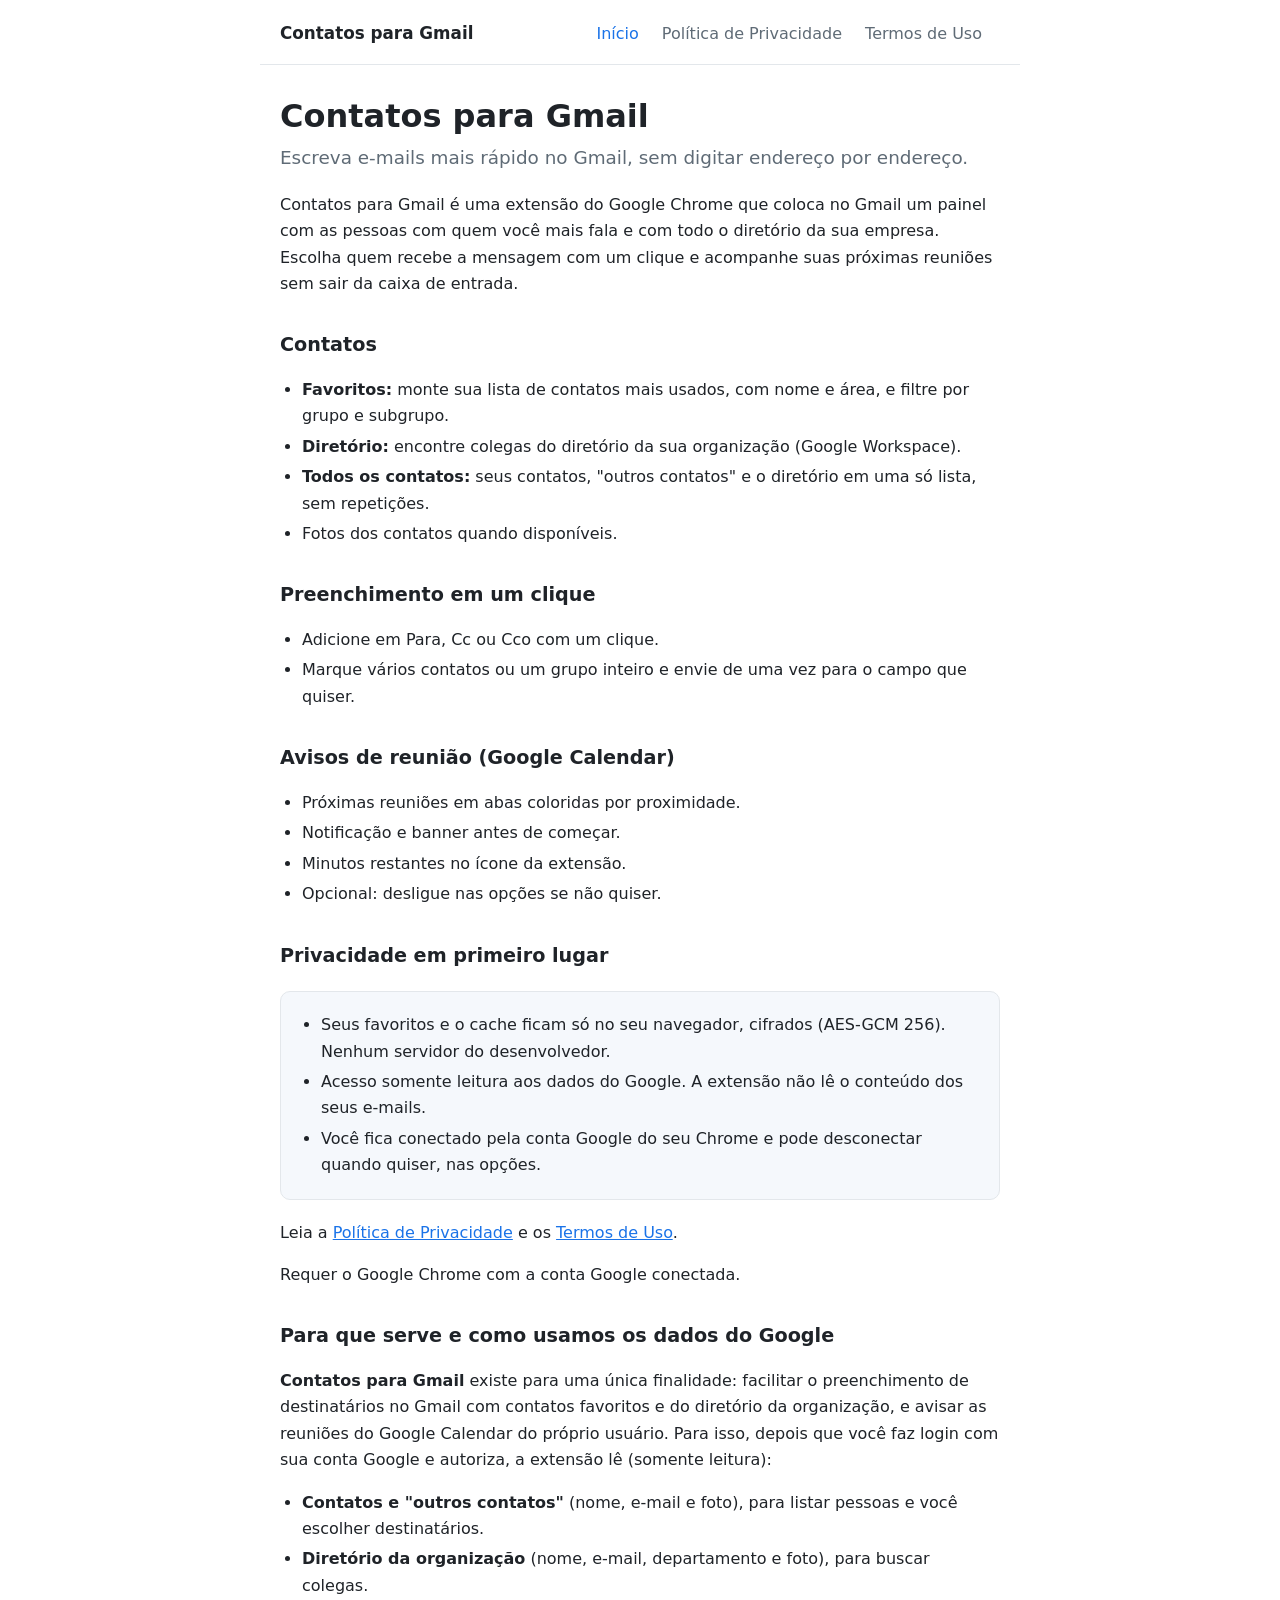
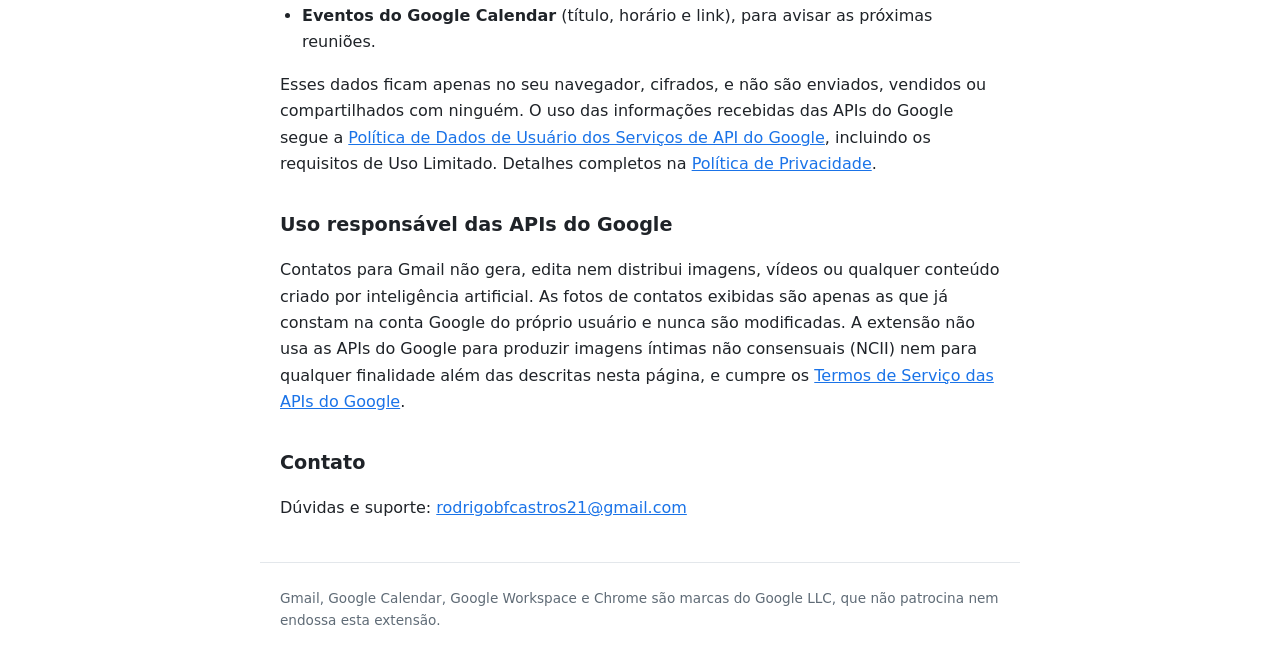
<file: index.html>
<!doctype html>
<html lang="pt-BR">
<head>
<meta charset="utf-8">
<meta name="viewport" content="width=device-width,initial-scale=1">
<title>Contatos para Gmail</title>
<meta name="description" content="Favoritos e diretório da empresa no Gmail: preencha Para, Cc e Cco com um clique e receba avisos das reuniões.">
<link rel="icon" href="icon128.png">
<link rel="stylesheet" href="style.css">
</head>
<body>
<header>
  <strong>Contatos para Gmail</strong>
  <nav>
    <a href="index.html" aria-current="page">Início</a>
    <a href="privacidade.html">Política de Privacidade</a>
    <a href="termos.html">Termos de Uso</a>
  </nav>
</header>
<main>
  <h1>Contatos para Gmail</h1>
  <p class="lead">Escreva e-mails mais rápido no Gmail, sem digitar endereço por endereço.</p>
  <p>Contatos para Gmail é uma extensão do Google Chrome que coloca no Gmail um painel com as pessoas com quem você mais fala e com todo o diretório da sua empresa. Escolha quem recebe a mensagem com um clique e acompanhe suas próximas reuniões sem sair da caixa de entrada.</p>

  <h2>Contatos</h2>
  <ul>
    <li><strong>Favoritos:</strong> monte sua lista de contatos mais usados, com nome e área, e filtre por grupo e subgrupo.</li>
    <li><strong>Diretório:</strong> encontre colegas do diretório da sua organização (Google Workspace).</li>
    <li><strong>Todos os contatos:</strong> seus contatos, "outros contatos" e o diretório em uma só lista, sem repetições.</li>
    <li>Fotos dos contatos quando disponíveis.</li>
  </ul>

  <h2>Preenchimento em um clique</h2>
  <ul>
    <li>Adicione em Para, Cc ou Cco com um clique.</li>
    <li>Marque vários contatos ou um grupo inteiro e envie de uma vez para o campo que quiser.</li>
  </ul>

  <h2>Avisos de reunião (Google Calendar)</h2>
  <ul>
    <li>Próximas reuniões em abas coloridas por proximidade.</li>
    <li>Notificação e banner antes de começar.</li>
    <li>Minutos restantes no ícone da extensão.</li>
    <li>Opcional: desligue nas opções se não quiser.</li>
  </ul>

  <h2>Privacidade em primeiro lugar</h2>
  <div class="box">
    <ul>
      <li>Seus favoritos e o cache ficam só no seu navegador, cifrados (AES-GCM 256). Nenhum servidor do desenvolvedor.</li>
      <li>Acesso somente leitura aos dados do Google. A extensão não lê o conteúdo dos seus e-mails.</li>
      <li>Você fica conectado pela conta Google do seu Chrome e pode desconectar quando quiser, nas opções.</li>
    </ul>
  </div>
  <p>Leia a <a href="privacidade.html">Política de Privacidade</a> e os <a href="termos.html">Termos de Uso</a>.</p>
  <p>Requer o Google Chrome com a conta Google conectada.</p>

  <h2>Para que serve e como usamos os dados do Google</h2>
  <p><strong>Contatos para Gmail</strong> existe para uma única finalidade: facilitar o preenchimento de destinatários no Gmail com contatos favoritos e do diretório da organização, e avisar as reuniões do Google Calendar do próprio usuário. Para isso, depois que você faz login com sua conta Google e autoriza, a extensão lê (somente leitura):</p>
  <ul>
    <li><strong>Contatos e "outros contatos"</strong> (nome, e-mail e foto), para listar pessoas e você escolher destinatários.</li>
    <li><strong>Diretório da organização</strong> (nome, e-mail, departamento e foto), para buscar colegas.</li>
    <li><strong>Eventos do Google Calendar</strong> (título, horário e link), para avisar as próximas reuniões.</li>
  </ul>
  <p>Esses dados ficam apenas no seu navegador, cifrados, e não são enviados, vendidos ou compartilhados com ninguém. O uso das informações recebidas das APIs do Google segue a <a href="https://developers.google.com/terms/api-services-user-data-policy">Política de Dados de Usuário dos Serviços de API do Google</a>, incluindo os requisitos de Uso Limitado. Detalhes completos na <a href="privacidade.html">Política de Privacidade</a>.</p>

  <h2>Uso responsável das APIs do Google</h2>
  <p>Contatos para Gmail não gera, edita nem distribui imagens, vídeos ou qualquer conteúdo criado por inteligência artificial. As fotos de contatos exibidas são apenas as que já constam na conta Google do próprio usuário e nunca são modificadas. A extensão não usa as APIs do Google para produzir imagens íntimas não consensuais (NCII) nem para qualquer finalidade além das descritas nesta página, e cumpre os <a href="https://developers.google.com/terms">Termos de Serviço das APIs do Google</a>.</p>

  <h2>Contato</h2>
  <p>Dúvidas e suporte: <a href="mailto:rodrigobfcastros21@gmail.com">rodrigobfcastros21@gmail.com</a></p>
</main>
<footer>
  Gmail, Google Calendar, Google Workspace e Chrome são marcas do Google LLC, que não patrocina nem endossa esta extensão.
</footer>
</body>
</html>
</file>
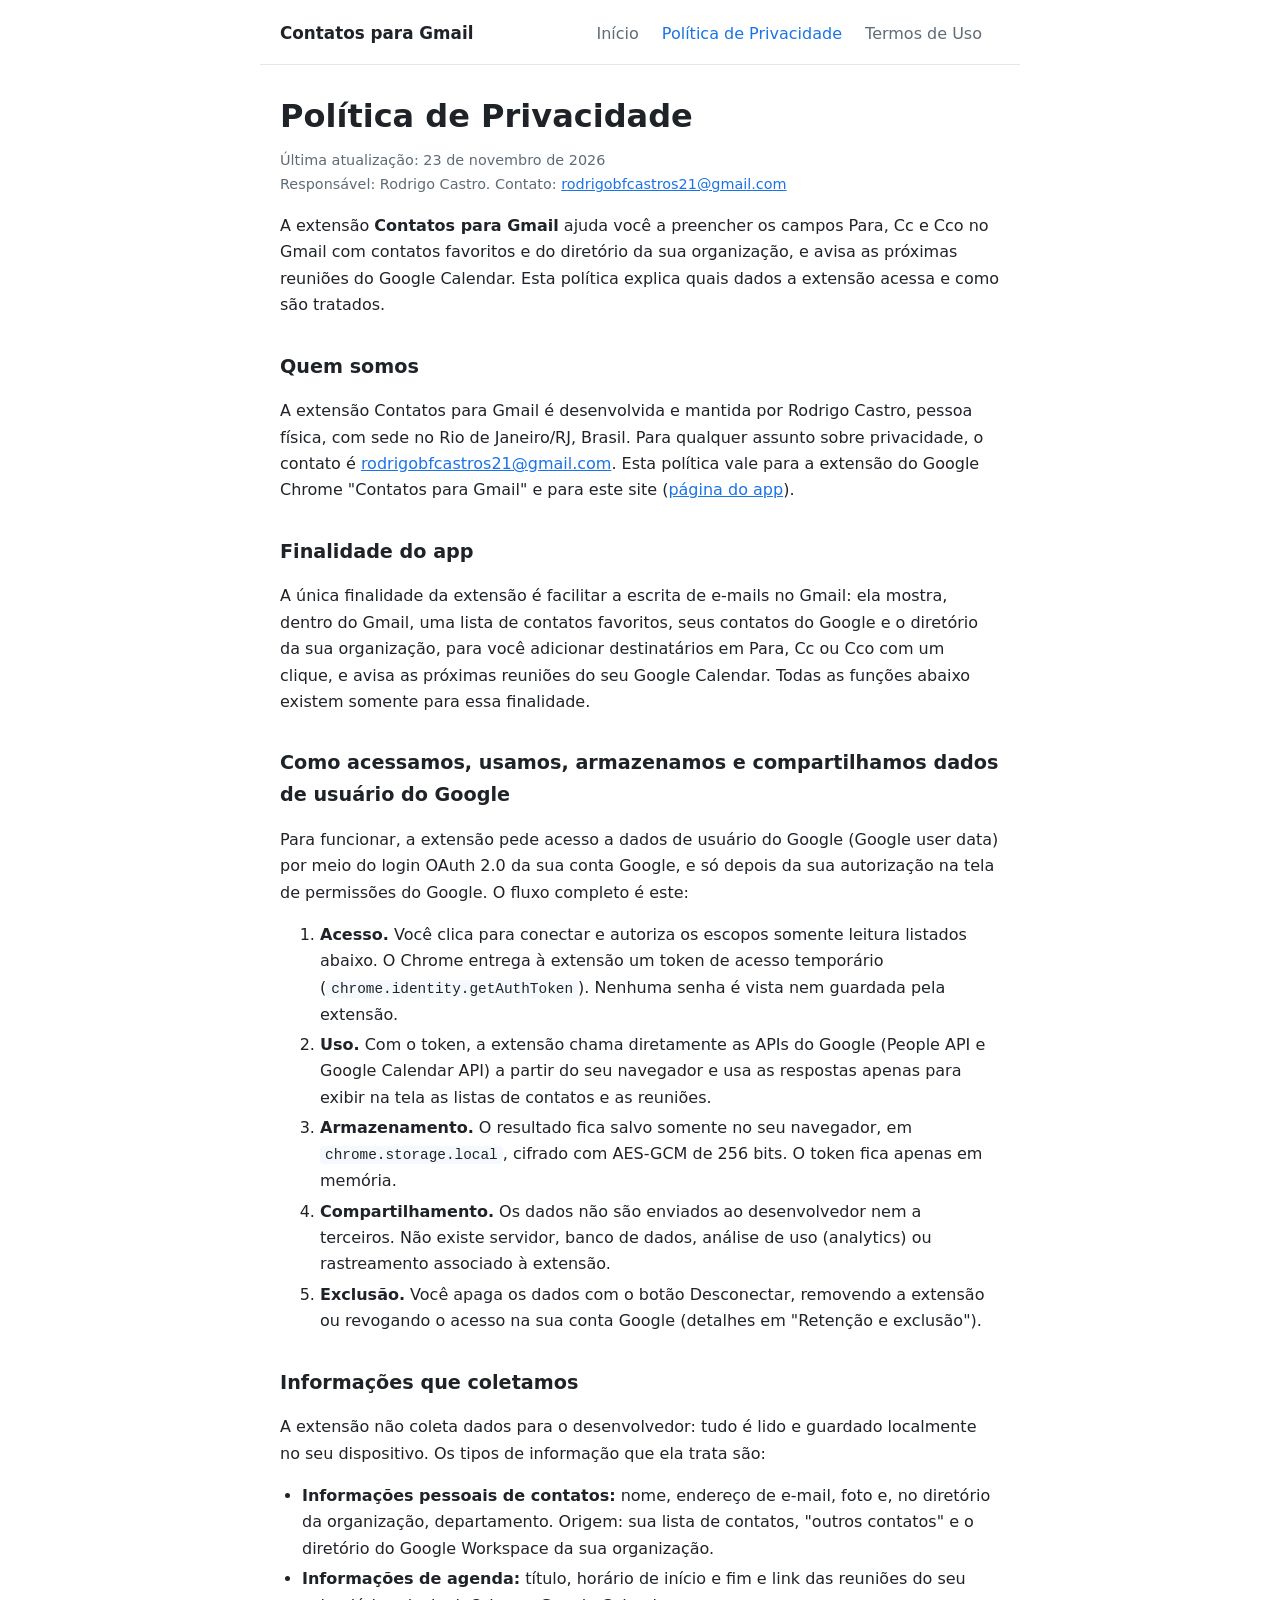
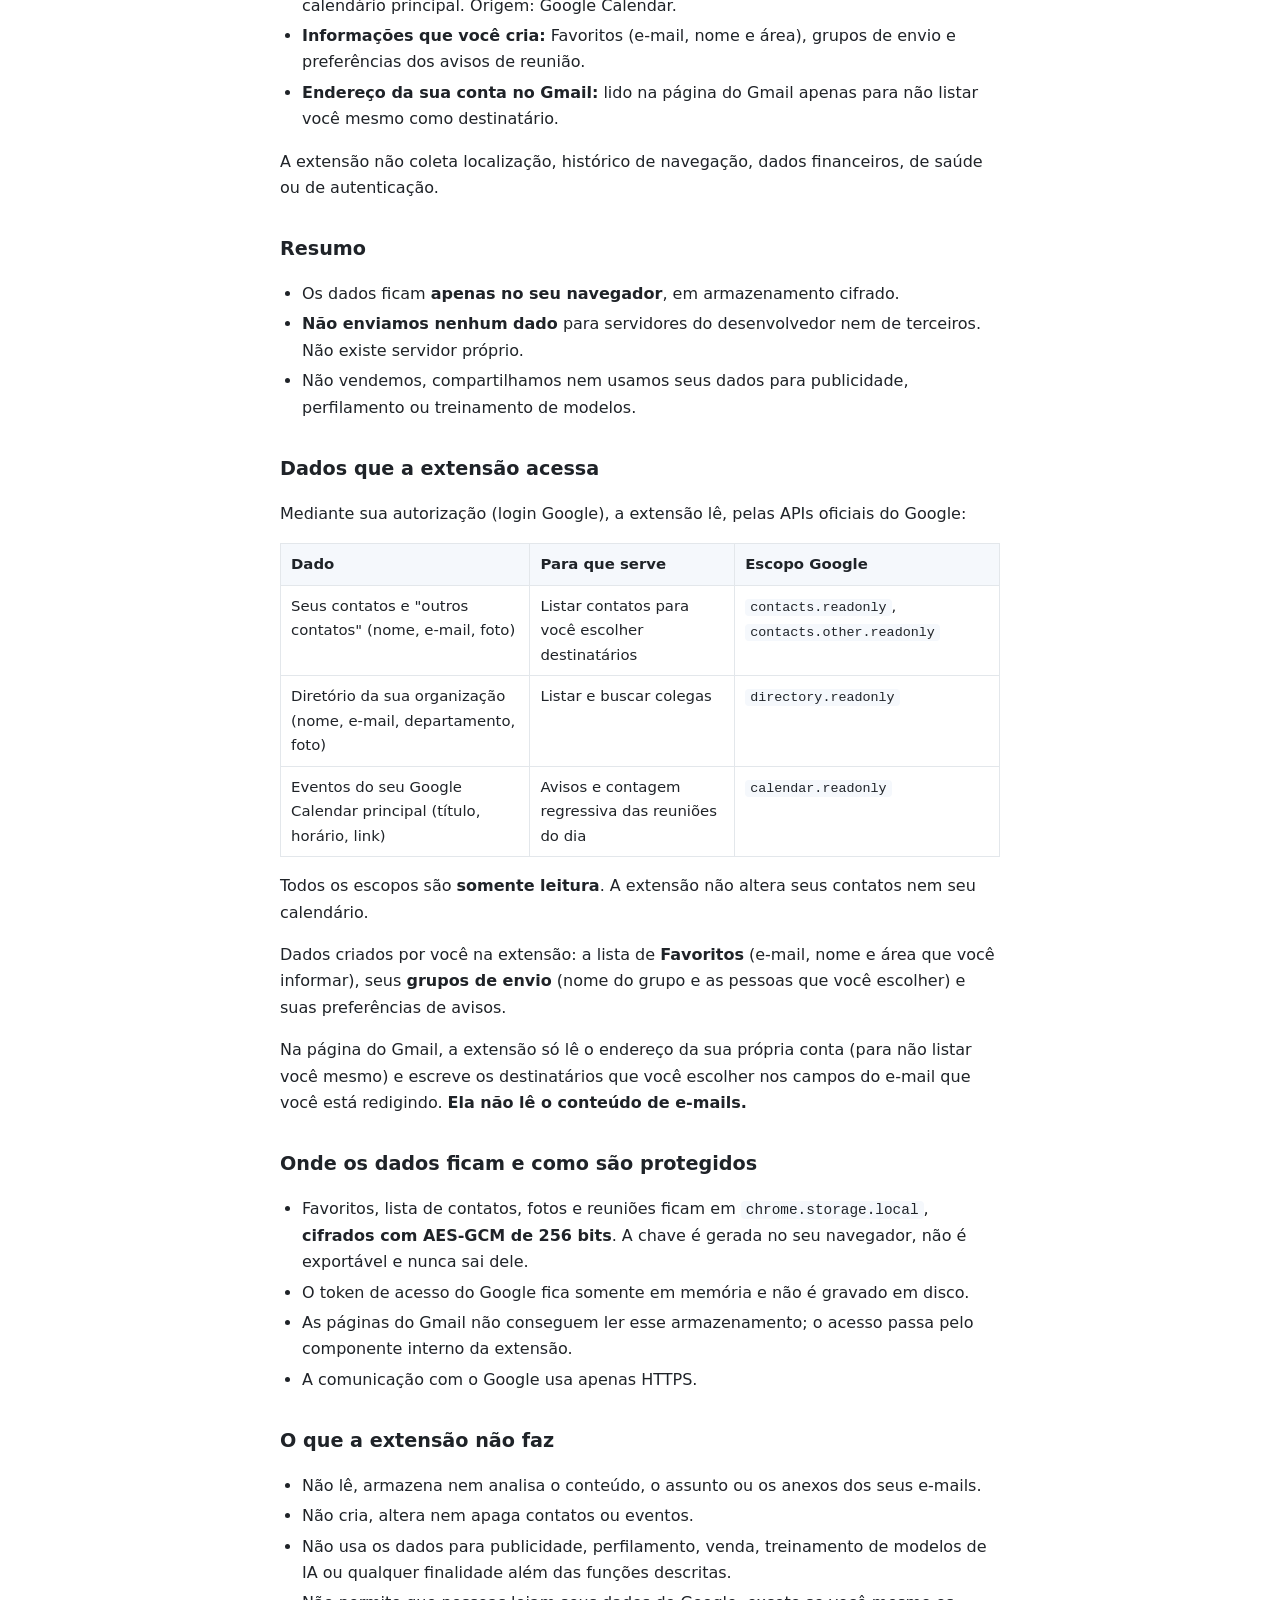
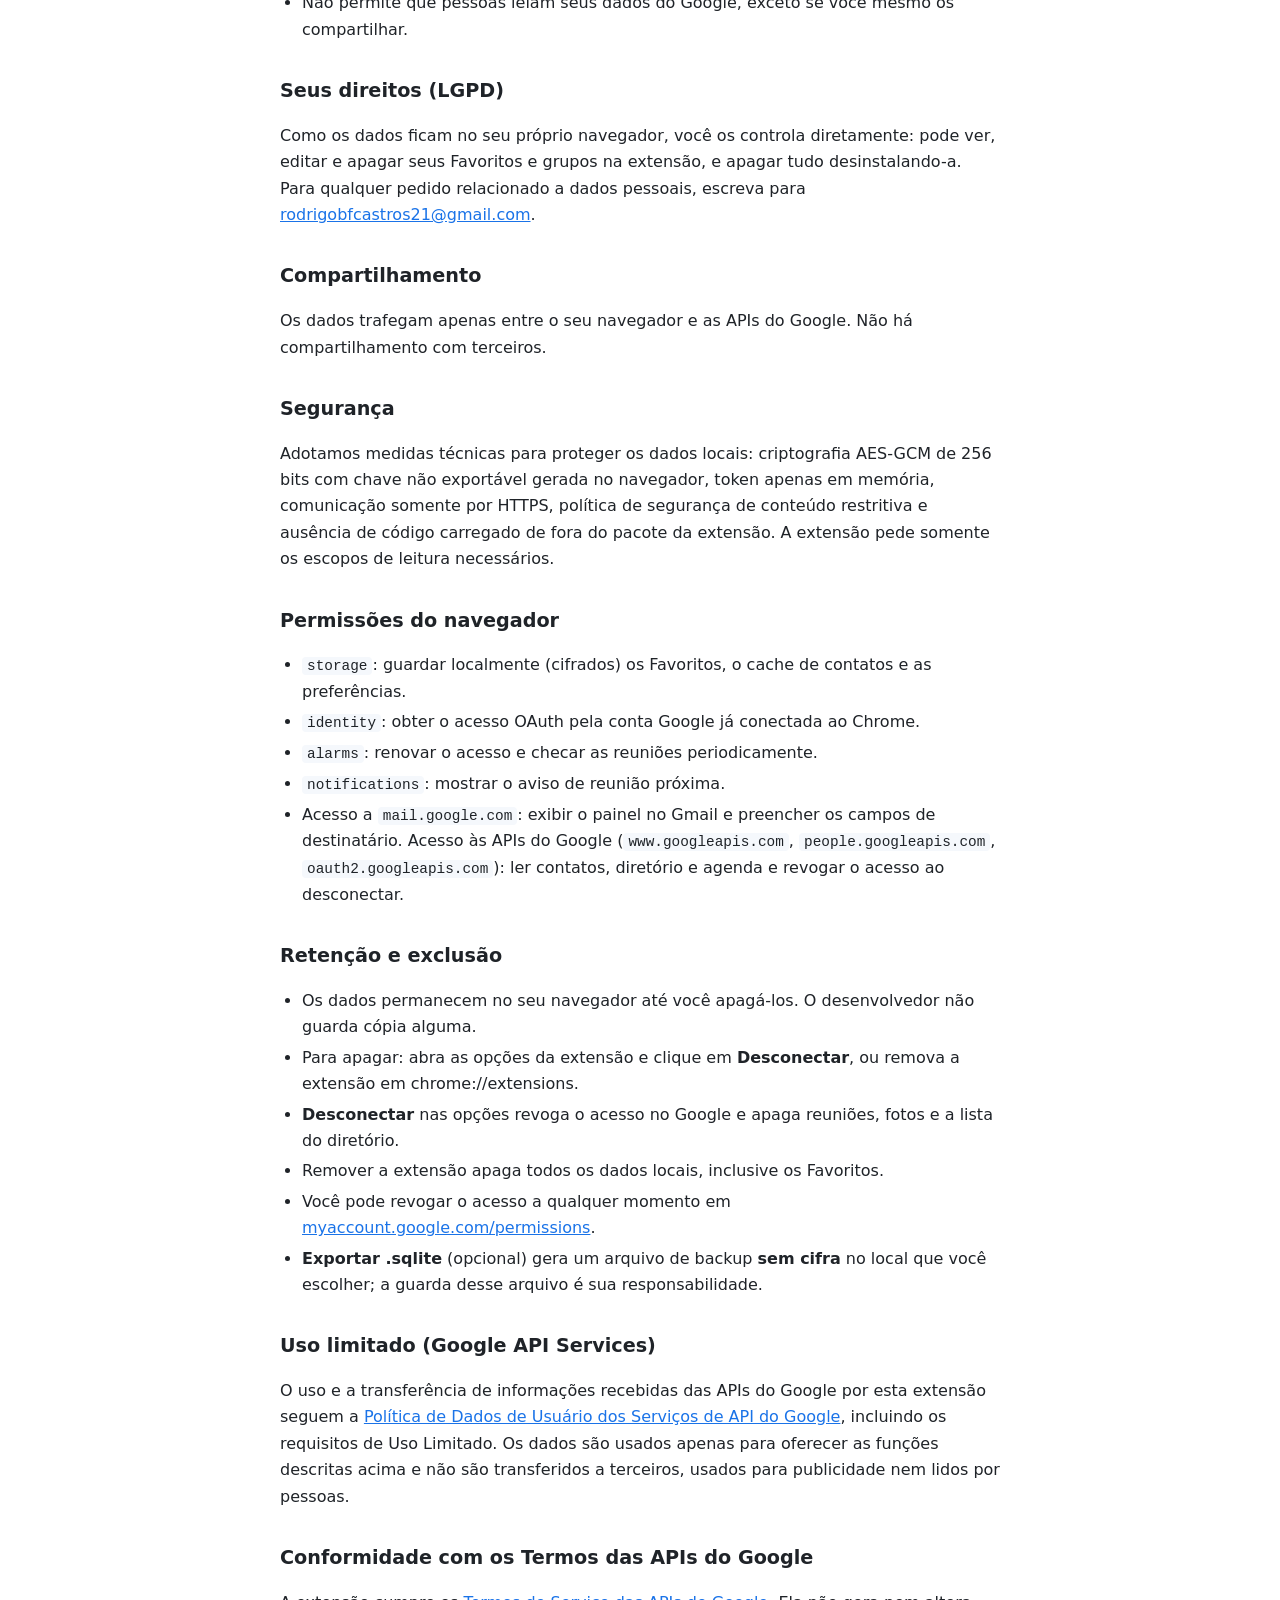
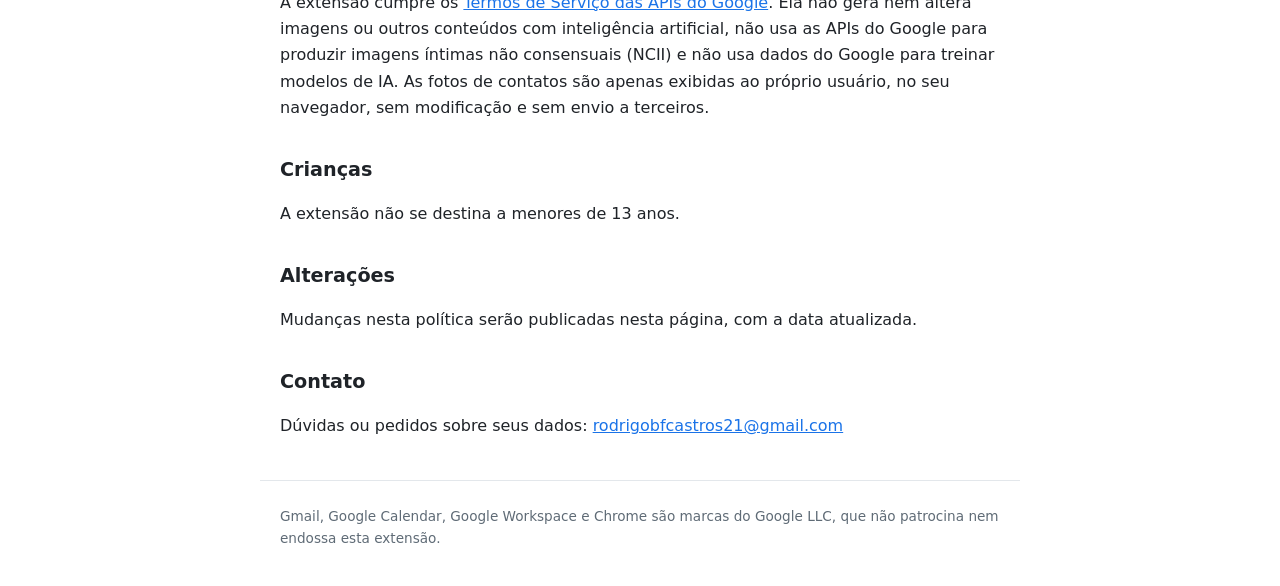
<file: privacidade.html>
<!doctype html>
<html lang="pt-BR">
<head>
<meta charset="utf-8">
<meta name="viewport" content="width=device-width,initial-scale=1">
<title>Política de Privacidade - Contatos para Gmail</title>
<link rel="icon" href="icon128.png">
<link rel="stylesheet" href="style.css">
</head>
<body>
<header>
  <strong>Contatos para Gmail</strong>
  <nav>
    <a href="index.html">Início</a>
    <a href="privacidade.html" aria-current="page">Política de Privacidade</a>
    <a href="termos.html">Termos de Uso</a>
  </nav>
</header>
<main>
  <h1>Política de Privacidade</h1>
  <p class="meta">Última atualização: 23 de novembro de 2026<br>
  Responsável: Rodrigo Castro. Contato: <a href="mailto:rodrigobfcastros21@gmail.com">rodrigobfcastros21@gmail.com</a></p>

  <p>A extensão <strong>Contatos para Gmail</strong> ajuda você a preencher os campos Para, Cc e Cco no Gmail com contatos favoritos e do diretório da sua organização, e avisa as próximas reuniões do Google Calendar. Esta política explica quais dados a extensão acessa e como são tratados.</p>

  <h2>Quem somos</h2>
  <p>A extensão Contatos para Gmail é desenvolvida e mantida por Rodrigo Castro, pessoa física, com sede no Rio de Janeiro/RJ, Brasil. Para qualquer assunto sobre privacidade, o contato é <a href="mailto:rodrigobfcastros21@gmail.com">rodrigobfcastros21@gmail.com</a>. Esta política vale para a extensão do Google Chrome "Contatos para Gmail" e para este site (<a href="index.html">página do app</a>).</p>

  <h2>Finalidade do app</h2>
  <p>A única finalidade da extensão é facilitar a escrita de e-mails no Gmail: ela mostra, dentro do Gmail, uma lista de contatos favoritos, seus contatos do Google e o diretório da sua organização, para você adicionar destinatários em Para, Cc ou Cco com um clique, e avisa as próximas reuniões do seu Google Calendar. Todas as funções abaixo existem somente para essa finalidade.</p>

  <h2>Como acessamos, usamos, armazenamos e compartilhamos dados de usuário do Google</h2>
  <p>Para funcionar, a extensão pede acesso a dados de usuário do Google (Google user data) por meio do login OAuth 2.0 da sua conta Google, e só depois da sua autorização na tela de permissões do Google. O fluxo completo é este:</p>
  <ol>
    <li><strong>Acesso.</strong> Você clica para conectar e autoriza os escopos somente leitura listados abaixo. O Chrome entrega à extensão um token de acesso temporário (<code>chrome.identity.getAuthToken</code>). Nenhuma senha é vista nem guardada pela extensão.</li>
    <li><strong>Uso.</strong> Com o token, a extensão chama diretamente as APIs do Google (People API e Google Calendar API) a partir do seu navegador e usa as respostas apenas para exibir na tela as listas de contatos e as reuniões.</li>
    <li><strong>Armazenamento.</strong> O resultado fica salvo somente no seu navegador, em <code>chrome.storage.local</code>, cifrado com AES-GCM de 256 bits. O token fica apenas em memória.</li>
    <li><strong>Compartilhamento.</strong> Os dados não são enviados ao desenvolvedor nem a terceiros. Não existe servidor, banco de dados, análise de uso (analytics) ou rastreamento associado à extensão.</li>
    <li><strong>Exclusão.</strong> Você apaga os dados com o botão Desconectar, removendo a extensão ou revogando o acesso na sua conta Google (detalhes em "Retenção e exclusão").</li>
  </ol>

  <h2>Informações que coletamos</h2>
  <p>A extensão não coleta dados para o desenvolvedor: tudo é lido e guardado localmente no seu dispositivo. Os tipos de informação que ela trata são:</p>
  <ul>
    <li><strong>Informações pessoais de contatos:</strong> nome, endereço de e-mail, foto e, no diretório da organização, departamento. Origem: sua lista de contatos, "outros contatos" e o diretório do Google Workspace da sua organização.</li>
    <li><strong>Informações de agenda:</strong> título, horário de início e fim e link das reuniões do seu calendário principal. Origem: Google Calendar.</li>
    <li><strong>Informações que você cria:</strong> Favoritos (e-mail, nome e área), grupos de envio e preferências dos avisos de reunião.</li>
    <li><strong>Endereço da sua conta no Gmail:</strong> lido na página do Gmail apenas para não listar você mesmo como destinatário.</li>
  </ul>
  <p>A extensão não coleta localização, histórico de navegação, dados financeiros, de saúde ou de autenticação.</p>

  <h2>Resumo</h2>
  <ul>
    <li>Os dados ficam <strong>apenas no seu navegador</strong>, em armazenamento cifrado.</li>
    <li><strong>Não enviamos nenhum dado</strong> para servidores do desenvolvedor nem de terceiros. Não existe servidor próprio.</li>
    <li>Não vendemos, compartilhamos nem usamos seus dados para publicidade, perfilamento ou treinamento de modelos.</li>
  </ul>

  <h2>Dados que a extensão acessa</h2>
  <p>Mediante sua autorização (login Google), a extensão lê, pelas APIs oficiais do Google:</p>
  <table>
    <thead><tr><th>Dado</th><th>Para que serve</th><th>Escopo Google</th></tr></thead>
    <tbody>
      <tr><td>Seus contatos e "outros contatos" (nome, e-mail, foto)</td><td>Listar contatos para você escolher destinatários</td><td><code>contacts.readonly</code>, <code>contacts.other.readonly</code></td></tr>
      <tr><td>Diretório da sua organização (nome, e-mail, departamento, foto)</td><td>Listar e buscar colegas</td><td><code>directory.readonly</code></td></tr>
      <tr><td>Eventos do seu Google Calendar principal (título, horário, link)</td><td>Avisos e contagem regressiva das reuniões do dia</td><td><code>calendar.readonly</code></td></tr>
    </tbody>
  </table>
  <p>Todos os escopos são <strong>somente leitura</strong>. A extensão não altera seus contatos nem seu calendário.</p>
  <p>Dados criados por você na extensão: a lista de <strong>Favoritos</strong> (e-mail, nome e área que você informar), seus <strong>grupos de envio</strong> (nome do grupo e as pessoas que você escolher) e suas preferências de avisos.</p>
  <p>Na página do Gmail, a extensão só lê o endereço da sua própria conta (para não listar você mesmo) e escreve os destinatários que você escolher nos campos do e-mail que você está redigindo. <strong>Ela não lê o conteúdo de e-mails.</strong></p>

  <h2>Onde os dados ficam e como são protegidos</h2>
  <ul>
    <li>Favoritos, lista de contatos, fotos e reuniões ficam em <code>chrome.storage.local</code>, <strong>cifrados com AES-GCM de 256 bits</strong>. A chave é gerada no seu navegador, não é exportável e nunca sai dele.</li>
    <li>O token de acesso do Google fica somente em memória e não é gravado em disco.</li>
    <li>As páginas do Gmail não conseguem ler esse armazenamento; o acesso passa pelo componente interno da extensão.</li>
    <li>A comunicação com o Google usa apenas HTTPS.</li>
  </ul>

  <h2>O que a extensão não faz</h2>
  <ul>
    <li>Não lê, armazena nem analisa o conteúdo, o assunto ou os anexos dos seus e-mails.</li>
    <li>Não cria, altera nem apaga contatos ou eventos.</li>
    <li>Não usa os dados para publicidade, perfilamento, venda, treinamento de modelos de IA ou qualquer finalidade além das funções descritas.</li>
    <li>Não permite que pessoas leiam seus dados do Google, exceto se você mesmo os compartilhar.</li>
  </ul>

  <h2>Seus direitos (LGPD)</h2>
  <p>Como os dados ficam no seu próprio navegador, você os controla diretamente: pode ver, editar e apagar seus Favoritos e grupos na extensão, e apagar tudo desinstalando-a. Para qualquer pedido relacionado a dados pessoais, escreva para <a href="mailto:rodrigobfcastros21@gmail.com">rodrigobfcastros21@gmail.com</a>.</p>

  <h2>Compartilhamento</h2>
  <p>Os dados trafegam apenas entre o seu navegador e as APIs do Google. Não há compartilhamento com terceiros.</p>

  <h2>Segurança</h2>
  <p>Adotamos medidas técnicas para proteger os dados locais: criptografia AES-GCM de 256 bits com chave não exportável gerada no navegador, token apenas em memória, comunicação somente por HTTPS, política de segurança de conteúdo restritiva e ausência de código carregado de fora do pacote da extensão. A extensão pede somente os escopos de leitura necessários.</p>

  <h2>Permissões do navegador</h2>
  <ul>
    <li><code>storage</code>: guardar localmente (cifrados) os Favoritos, o cache de contatos e as preferências.</li>
    <li><code>identity</code>: obter o acesso OAuth pela conta Google já conectada ao Chrome.</li>
    <li><code>alarms</code>: renovar o acesso e checar as reuniões periodicamente.</li>
    <li><code>notifications</code>: mostrar o aviso de reunião próxima.</li>
    <li>Acesso a <code>mail.google.com</code>: exibir o painel no Gmail e preencher os campos de destinatário. Acesso às APIs do Google (<code>www.googleapis.com</code>, <code>people.googleapis.com</code>, <code>oauth2.googleapis.com</code>): ler contatos, diretório e agenda e revogar o acesso ao desconectar.</li>
  </ul>

  <h2>Retenção e exclusão</h2>
  <ul>
    <li>Os dados permanecem no seu navegador até você apagá-los. O desenvolvedor não guarda cópia alguma.</li>
    <li>Para apagar: abra as opções da extensão e clique em <strong>Desconectar</strong>, ou remova a extensão em chrome://extensions.</li>
    <li><strong>Desconectar</strong> nas opções revoga o acesso no Google e apaga reuniões, fotos e a lista do diretório.</li>
    <li>Remover a extensão apaga todos os dados locais, inclusive os Favoritos.</li>
    <li>Você pode revogar o acesso a qualquer momento em <a href="https://myaccount.google.com/permissions">myaccount.google.com/permissions</a>.</li>
    <li><strong>Exportar .sqlite</strong> (opcional) gera um arquivo de backup <strong>sem cifra</strong> no local que você escolher; a guarda desse arquivo é sua responsabilidade.</li>
  </ul>

  <h2>Uso limitado (Google API Services)</h2>
  <p>O uso e a transferência de informações recebidas das APIs do Google por esta extensão seguem a <a href="https://developers.google.com/terms/api-services-user-data-policy">Política de Dados de Usuário dos Serviços de API do Google</a>, incluindo os requisitos de Uso Limitado. Os dados são usados apenas para oferecer as funções descritas acima e não são transferidos a terceiros, usados para publicidade nem lidos por pessoas.</p>

  <h2>Conformidade com os Termos das APIs do Google</h2>
  <p>A extensão cumpre os <a href="https://developers.google.com/terms">Termos de Serviço das APIs do Google</a>. Ela não gera nem altera imagens ou outros conteúdos com inteligência artificial, não usa as APIs do Google para produzir imagens íntimas não consensuais (NCII) e não usa dados do Google para treinar modelos de IA. As fotos de contatos são apenas exibidas ao próprio usuário, no seu navegador, sem modificação e sem envio a terceiros.</p>

  <h2>Crianças</h2>
  <p>A extensão não se destina a menores de 13 anos.</p>

  <h2>Alterações</h2>
  <p>Mudanças nesta política serão publicadas nesta página, com a data atualizada.</p>

  <h2>Contato</h2>
  <p>Dúvidas ou pedidos sobre seus dados: <a href="mailto:rodrigobfcastros21@gmail.com">rodrigobfcastros21@gmail.com</a></p>
</main>
<footer>
  Gmail, Google Calendar, Google Workspace e Chrome são marcas do Google LLC, que não patrocina nem endossa esta extensão.
</footer>
</body>
</html>
</file>
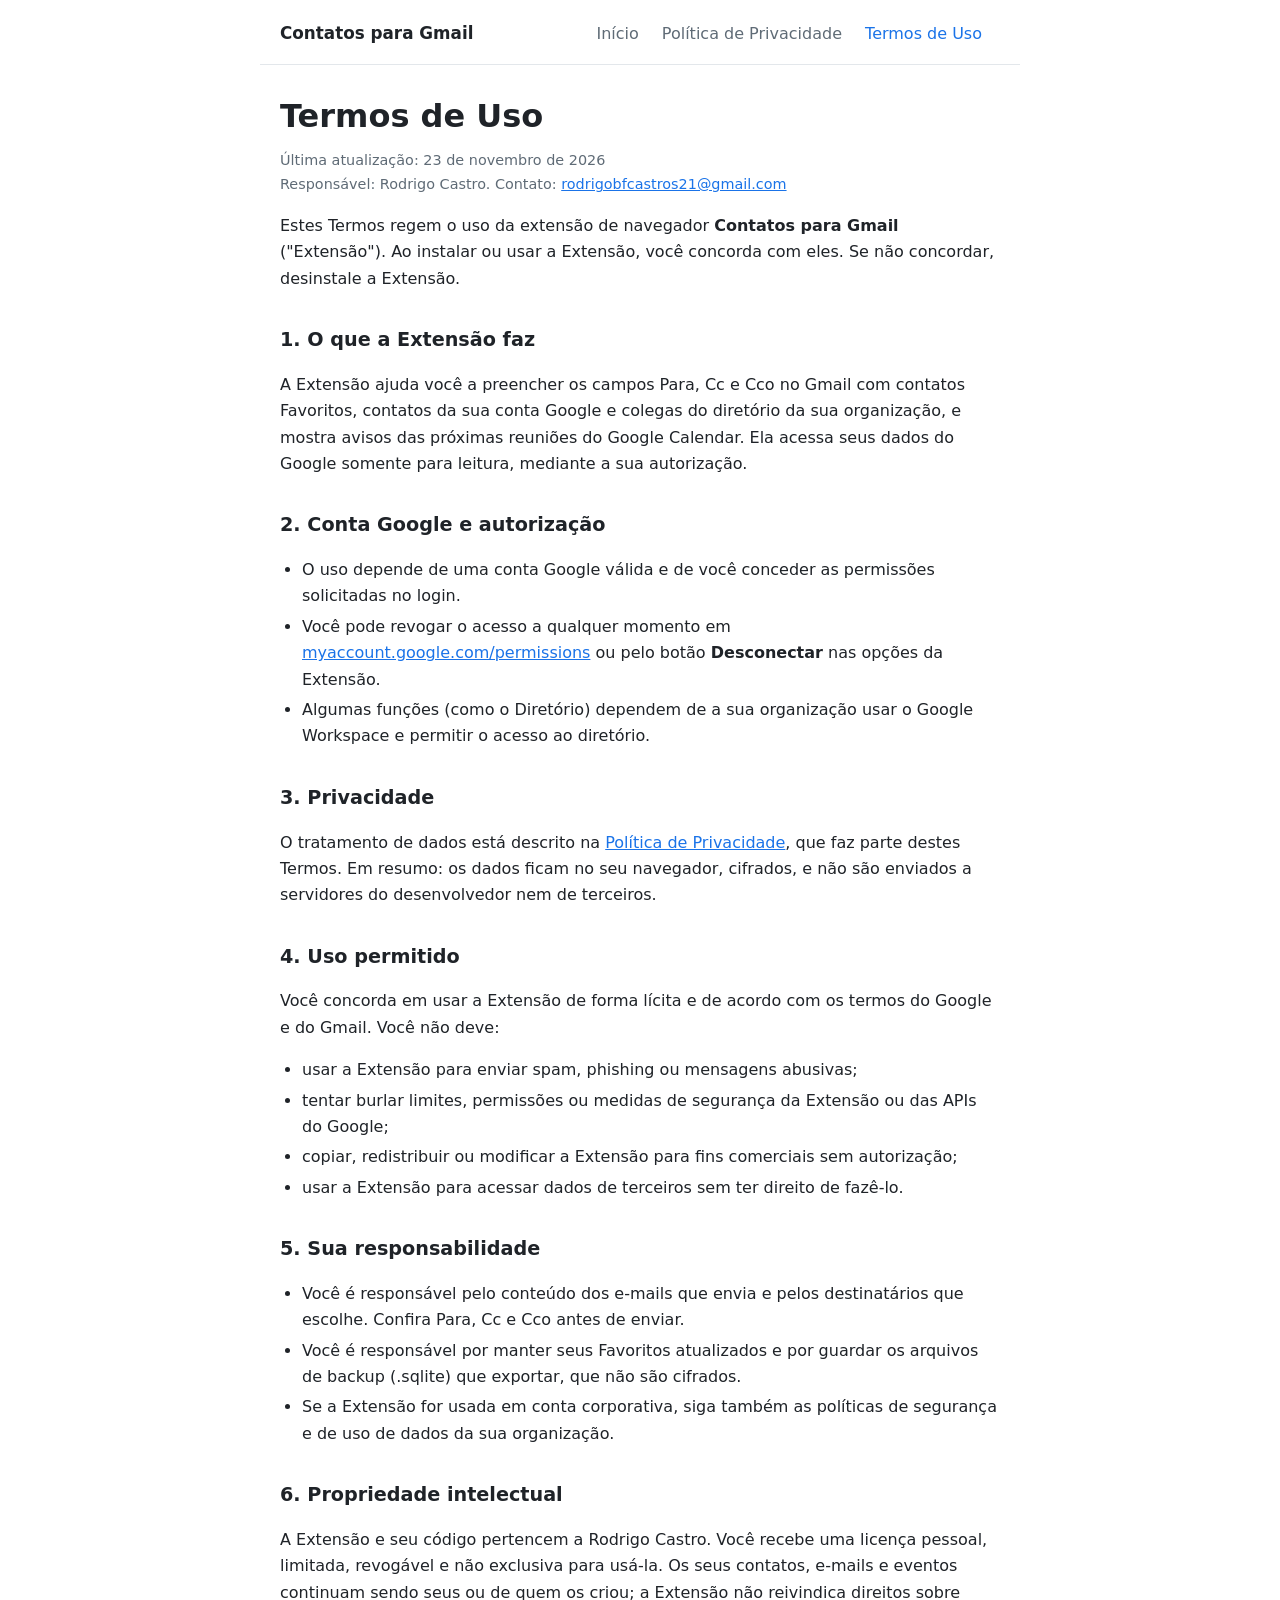
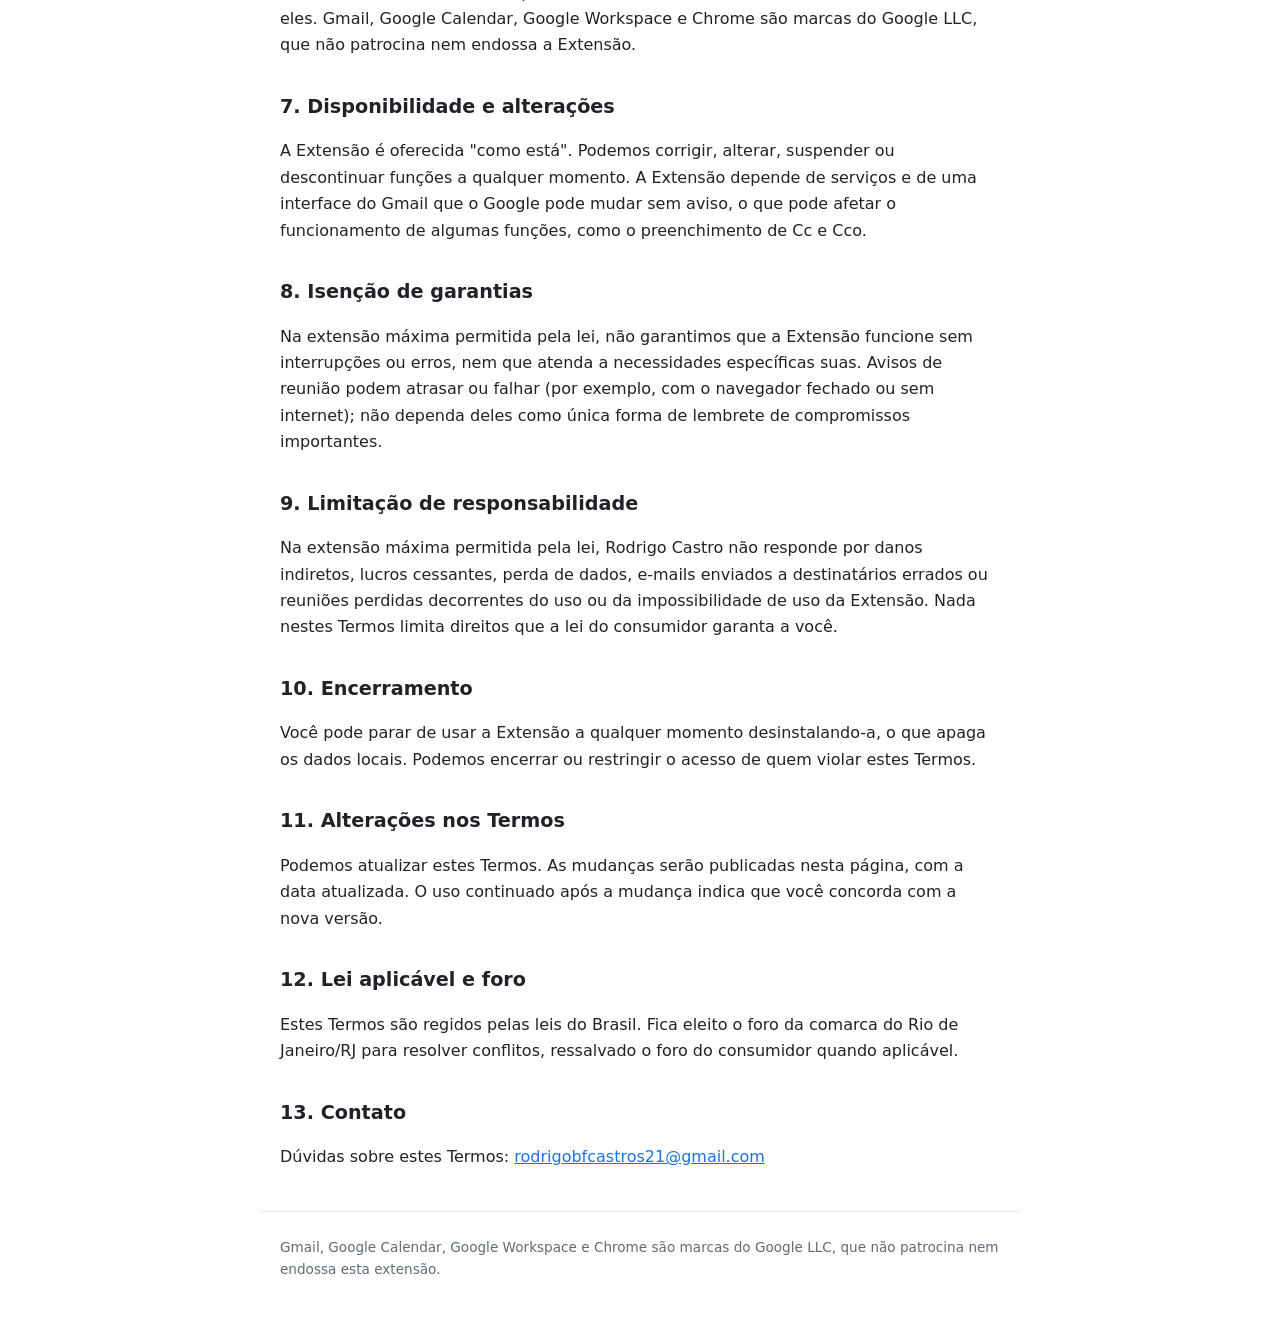
<file: termos.html>
<!doctype html>
<html lang="pt-BR">
<head>
<meta charset="utf-8">
<meta name="viewport" content="width=device-width,initial-scale=1">
<title>Termos de Uso - Contatos para Gmail</title>
<link rel="icon" href="icon128.png">
<link rel="stylesheet" href="style.css">
</head>
<body>
<header>
  <strong>Contatos para Gmail</strong>
  <nav>
    <a href="index.html">Início</a>
    <a href="privacidade.html">Política de Privacidade</a>
    <a href="termos.html" aria-current="page">Termos de Uso</a>
  </nav>
</header>
<main>
  <h1>Termos de Uso</h1>
  <p class="meta">Última atualização: 23 de novembro de 2026<br>
  Responsável: Rodrigo Castro. Contato: <a href="mailto:rodrigobfcastros21@gmail.com">rodrigobfcastros21@gmail.com</a></p>

  <p>Estes Termos regem o uso da extensão de navegador <strong>Contatos para Gmail</strong> ("Extensão"). Ao instalar ou usar a Extensão, você concorda com eles. Se não concordar, desinstale a Extensão.</p>

  <h2>1. O que a Extensão faz</h2>
  <p>A Extensão ajuda você a preencher os campos Para, Cc e Cco no Gmail com contatos Favoritos, contatos da sua conta Google e colegas do diretório da sua organização, e mostra avisos das próximas reuniões do Google Calendar. Ela acessa seus dados do Google somente para leitura, mediante a sua autorização.</p>

  <h2>2. Conta Google e autorização</h2>
  <ul>
    <li>O uso depende de uma conta Google válida e de você conceder as permissões solicitadas no login.</li>
    <li>Você pode revogar o acesso a qualquer momento em <a href="https://myaccount.google.com/permissions">myaccount.google.com/permissions</a> ou pelo botão <strong>Desconectar</strong> nas opções da Extensão.</li>
    <li>Algumas funções (como o Diretório) dependem de a sua organização usar o Google Workspace e permitir o acesso ao diretório.</li>
  </ul>

  <h2>3. Privacidade</h2>
  <p>O tratamento de dados está descrito na <a href="privacidade.html">Política de Privacidade</a>, que faz parte destes Termos. Em resumo: os dados ficam no seu navegador, cifrados, e não são enviados a servidores do desenvolvedor nem de terceiros.</p>

  <h2>4. Uso permitido</h2>
  <p>Você concorda em usar a Extensão de forma lícita e de acordo com os termos do Google e do Gmail. Você não deve:</p>
  <ul>
    <li>usar a Extensão para enviar spam, phishing ou mensagens abusivas;</li>
    <li>tentar burlar limites, permissões ou medidas de segurança da Extensão ou das APIs do Google;</li>
    <li>copiar, redistribuir ou modificar a Extensão para fins comerciais sem autorização;</li>
    <li>usar a Extensão para acessar dados de terceiros sem ter direito de fazê-lo.</li>
  </ul>

  <h2>5. Sua responsabilidade</h2>
  <ul>
    <li>Você é responsável pelo conteúdo dos e-mails que envia e pelos destinatários que escolhe. Confira Para, Cc e Cco antes de enviar.</li>
    <li>Você é responsável por manter seus Favoritos atualizados e por guardar os arquivos de backup (.sqlite) que exportar, que não são cifrados.</li>
    <li>Se a Extensão for usada em conta corporativa, siga também as políticas de segurança e de uso de dados da sua organização.</li>
  </ul>

  <h2>6. Propriedade intelectual</h2>
  <p>A Extensão e seu código pertencem a Rodrigo Castro. Você recebe uma licença pessoal, limitada, revogável e não exclusiva para usá-la. Os seus contatos, e-mails e eventos continuam sendo seus ou de quem os criou; a Extensão não reivindica direitos sobre eles. Gmail, Google Calendar, Google Workspace e Chrome são marcas do Google LLC, que não patrocina nem endossa a Extensão.</p>

  <h2>7. Disponibilidade e alterações</h2>
  <p>A Extensão é oferecida "como está". Podemos corrigir, alterar, suspender ou descontinuar funções a qualquer momento. A Extensão depende de serviços e de uma interface do Gmail que o Google pode mudar sem aviso, o que pode afetar o funcionamento de algumas funções, como o preenchimento de Cc e Cco.</p>

  <h2>8. Isenção de garantias</h2>
  <p>Na extensão máxima permitida pela lei, não garantimos que a Extensão funcione sem interrupções ou erros, nem que atenda a necessidades específicas suas. Avisos de reunião podem atrasar ou falhar (por exemplo, com o navegador fechado ou sem internet); não dependa deles como única forma de lembrete de compromissos importantes.</p>

  <h2>9. Limitação de responsabilidade</h2>
  <p>Na extensão máxima permitida pela lei, Rodrigo Castro não responde por danos indiretos, lucros cessantes, perda de dados, e-mails enviados a destinatários errados ou reuniões perdidas decorrentes do uso ou da impossibilidade de uso da Extensão. Nada nestes Termos limita direitos que a lei do consumidor garanta a você.</p>

  <h2>10. Encerramento</h2>
  <p>Você pode parar de usar a Extensão a qualquer momento desinstalando-a, o que apaga os dados locais. Podemos encerrar ou restringir o acesso de quem violar estes Termos.</p>

  <h2>11. Alterações nos Termos</h2>
  <p>Podemos atualizar estes Termos. As mudanças serão publicadas nesta página, com a data atualizada. O uso continuado após a mudança indica que você concorda com a nova versão.</p>

  <h2>12. Lei aplicável e foro</h2>
  <p>Estes Termos são regidos pelas leis do Brasil. Fica eleito o foro da comarca do Rio de Janeiro/RJ para resolver conflitos, ressalvado o foro do consumidor quando aplicável.</p>

  <h2>13. Contato</h2>
  <p>Dúvidas sobre estes Termos: <a href="mailto:rodrigobfcastros21@gmail.com">rodrigobfcastros21@gmail.com</a></p>
</main>
<footer>
  Gmail, Google Calendar, Google Workspace e Chrome são marcas do Google LLC, que não patrocina nem endossa esta extensão.
</footer>
</body>
</html>
</file>
<file: style.css>
:root{--bg:#fff;--fg:#1f2328;--muted:#5f6b76;--line:#e3e7eb;--brand:#1a73e8;--soft:#f5f8fc}
@media (prefers-color-scheme:dark){:root{--bg:#111418;--fg:#e8eaed;--muted:#9aa4af;--line:#2a2f36;--brand:#8ab4f8;--soft:#181c22}}
*{box-sizing:border-box}
body{margin:0;background:var(--bg);color:var(--fg);font:16px/1.65 system-ui,-apple-system,"Segoe UI",Roboto,sans-serif}
a{color:var(--brand)}
header,main,footer{max-width:760px;margin:0 auto;padding:0 20px}
header{display:flex;flex-wrap:wrap;gap:12px 24px;align-items:center;justify-content:space-between;padding-top:20px;padding-bottom:16px;border-bottom:1px solid var(--line)}
header strong{font-size:1.05rem}
nav a{margin-right:18px;text-decoration:none;color:var(--muted)}
nav a:hover,nav a[aria-current]{color:var(--brand)}
h1{font-size:2rem;line-height:1.2;margin:32px 0 8px}
h2{font-size:1.2rem;margin:32px 0 8px}
.lead{font-size:1.15rem;color:var(--muted);margin-top:0}
.meta{color:var(--muted);font-size:.9rem}
ul{padding-left:22px}
li{margin:4px 0}
table{border-collapse:collapse;width:100%;font-size:.93rem;margin:12px 0}
th,td{border:1px solid var(--line);padding:8px 10px;text-align:left;vertical-align:top}
th{background:var(--soft)}
code{background:var(--soft);padding:1px 5px;border-radius:4px;font-size:.9em}
.box{background:var(--soft);border:1px solid var(--line);border-radius:10px;padding:4px 18px;margin:20px 0}
footer{color:var(--muted);font-size:.85rem;padding-top:24px;padding-bottom:40px;margin-top:40px;border-top:1px solid var(--line)}
</file>
